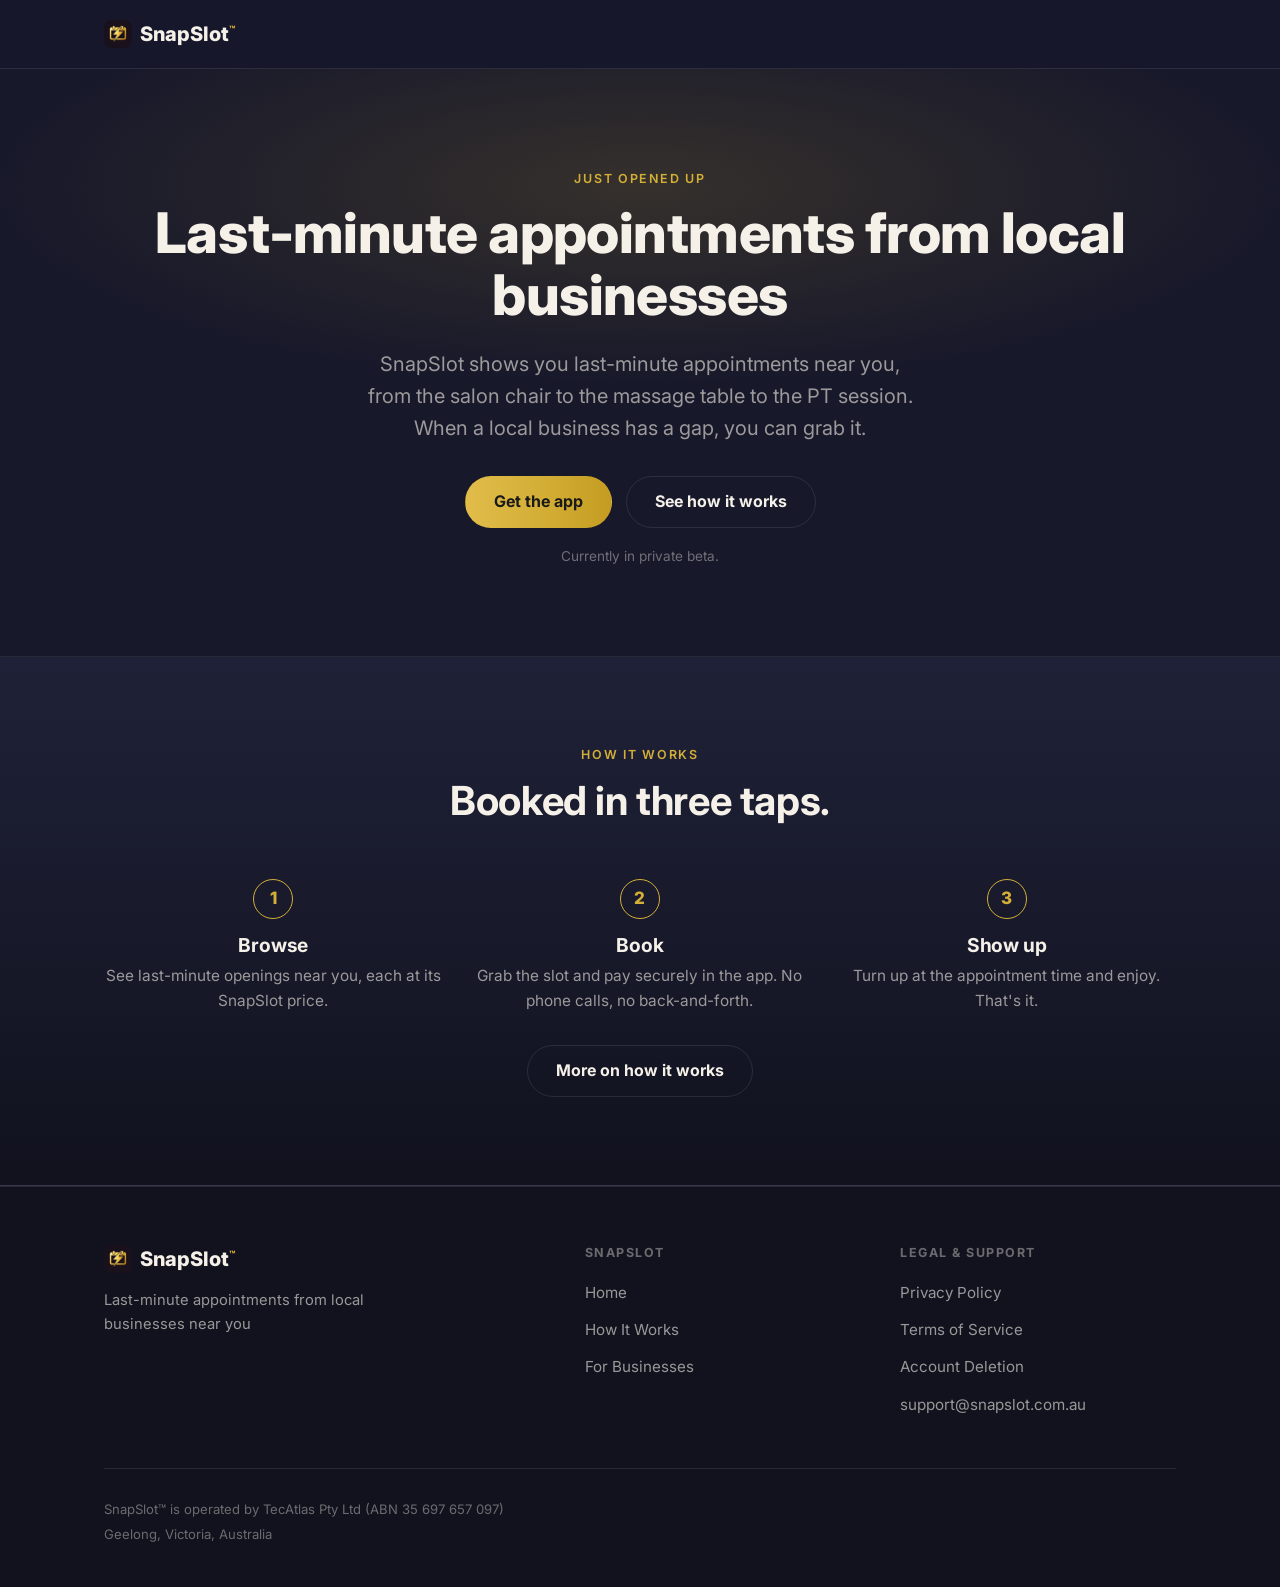
<file: index.html>
<!DOCTYPE html>
<html lang="en-AU">
<head>
  <meta charset="UTF-8" />
  <meta name="viewport" content="width=device-width, initial-scale=1.0" />
  <title>SnapSlot™ — Last-minute appointments from local businesses</title>
  <meta name="description" content="Last-minute appointments from local businesses near you. SnapSlot shows you openings from salons, barbers, massage and more that just became available." />
  <link rel="canonical" href="https://snapslot.com.au/" />

  <!-- Open Graph / Twitter -->
  <meta property="og:type" content="website" />
  <meta property="og:site_name" content="SnapSlot" />
  <meta property="og:title" content="SnapSlot™ — Last-minute appointments from local businesses" />
  <meta property="og:description" content="Last-minute appointments from local businesses near you." />
  <meta property="og:url" content="https://snapslot.com.au/" />
  <meta property="og:image" content="https://snapslot.com.au/assets/logo-icon.png" />
  <meta name="twitter:card" content="summary_large_image" />
  <meta name="twitter:title" content="SnapSlot™ — Last-minute appointments from local businesses" />
  <meta name="twitter:description" content="Last-minute appointments from local businesses near you." />
  <meta name="twitter:image" content="https://snapslot.com.au/assets/logo-icon.png" />

  <link rel="icon" type="image/png" href="/assets/logo-icon.png" />
  <link rel="apple-touch-icon" href="/assets/logo-icon.png" />

  <link rel="preconnect" href="https://fonts.googleapis.com" />
  <link rel="preconnect" href="https://fonts.gstatic.com" crossorigin />
  <link href="https://fonts.googleapis.com/css2?family=Inter:wght@400;500;600;700;800&display=swap" rel="stylesheet" />
  <link rel="stylesheet" href="/styles.css" />
</head>
<body>

  <!-- ===== Header ===== -->
  <header class="site-header">
    <div class="container nav">
      <a class="brand" href="/">
        <img src="/assets/logo-icon.png" alt="SnapSlot logo" />
        <span>SnapSlot<sup>™</sup></span>
      </a>
      <details class="nav-menu">
        <summary class="nav-toggle" aria-label="Open menu">☰</summary>
        <nav class="nav-links">
          <a href="/">Home</a>
          <a href="/how-it-works">How It Works</a>
          <a href="/for-businesses">For Businesses</a>
          <a class="btn btn-gold" href="mailto:support@snapslot.com.au?subject=Join%20the%20SnapSlot%20beta">Get the app</a>
        </nav>
      </details>
    </div>
  </header>

  <main>
    <!-- ===== Hero ===== -->
    <section class="hero">
      <div class="container">
        <p class="eyebrow">Just opened up</p>
        <h1>Last-minute appointments from local businesses</h1>
        <p class="lead">SnapSlot shows you last-minute appointments near you, from the salon chair to the massage table to the PT session. When a local business has a gap, you can grab it.</p>
        <div class="btn-row">
          <a class="btn btn-gold" href="mailto:support@snapslot.com.au?subject=Join%20the%20SnapSlot%20beta">Get the app</a>
          <a class="btn btn-ghost" href="/how-it-works">See how it works</a>
        </div>
        <p class="note">Currently in private beta.</p>
      </div>
    </section>

    <!-- ===== How it works (condensed) ===== -->
    <section class="section band center">
      <div class="container">
        <div class="section-head">
          <p class="eyebrow">How it works</p>
          <h2>Booked in three taps.</h2>
        </div>
        <div class="steps">
          <div class="step">
            <span class="step-num">1</span>
            <h3>Browse</h3>
            <p>See last-minute openings near you, each at its SnapSlot price.</p>
          </div>
          <div class="step">
            <span class="step-num">2</span>
            <h3>Book</h3>
            <p>Grab the slot and pay securely in the app. No phone calls, no back-and-forth.</p>
          </div>
          <div class="step">
            <span class="step-num">3</span>
            <h3>Show up</h3>
            <p>Turn up at the appointment time and enjoy. That's it.</p>
          </div>
        </div>
        <div class="btn-row">
          <a class="btn btn-ghost" href="/how-it-works">More on how it works</a>
        </div>
      </div>
    </section>

  </main>

  <!-- ===== Footer ===== -->
  <footer class="site-footer">
    <div class="container">
      <div class="footer-grid">
        <div class="footer-brand">
          <a class="brand" href="/">
            <img src="/assets/logo-icon.png" alt="SnapSlot logo" />
            <span>SnapSlot<sup>™</sup></span>
          </a>
          <p>Last-minute appointments from local businesses near you</p>
        </div>
        <div class="footer-col">
          <h4>SnapSlot</h4>
          <ul>
            <li><a href="/">Home</a></li>
            <li><a href="/how-it-works">How It Works</a></li>
            <li><a href="/for-businesses">For Businesses</a></li>
          </ul>
        </div>
        <div class="footer-col">
          <h4>Legal &amp; Support</h4>
          <ul>
            <li><a href="https://tecatlas-au.github.io/snapslot-legal/privacy-policy.html" target="_blank" rel="noopener">Privacy Policy</a></li>
            <li><a href="https://tecatlas-au.github.io/snapslot-legal/terms-of-service.html" target="_blank" rel="noopener">Terms of Service</a></li>
            <li><a href="https://tecatlas-au.github.io/snapslot-legal/account-deletion.html" target="_blank" rel="noopener">Account Deletion</a></li>
            <li><a href="mailto:support@snapslot.com.au">support@snapslot.com.au</a></li>
          </ul>
        </div>
      </div>
      <div class="footer-legal">
        SnapSlot™ is operated by TecAtlas Pty Ltd (ABN 35 697 657 097)<br />
        Geelong, Victoria, Australia
      </div>
    </div>
  </footer>

</body>
</html>
</file>
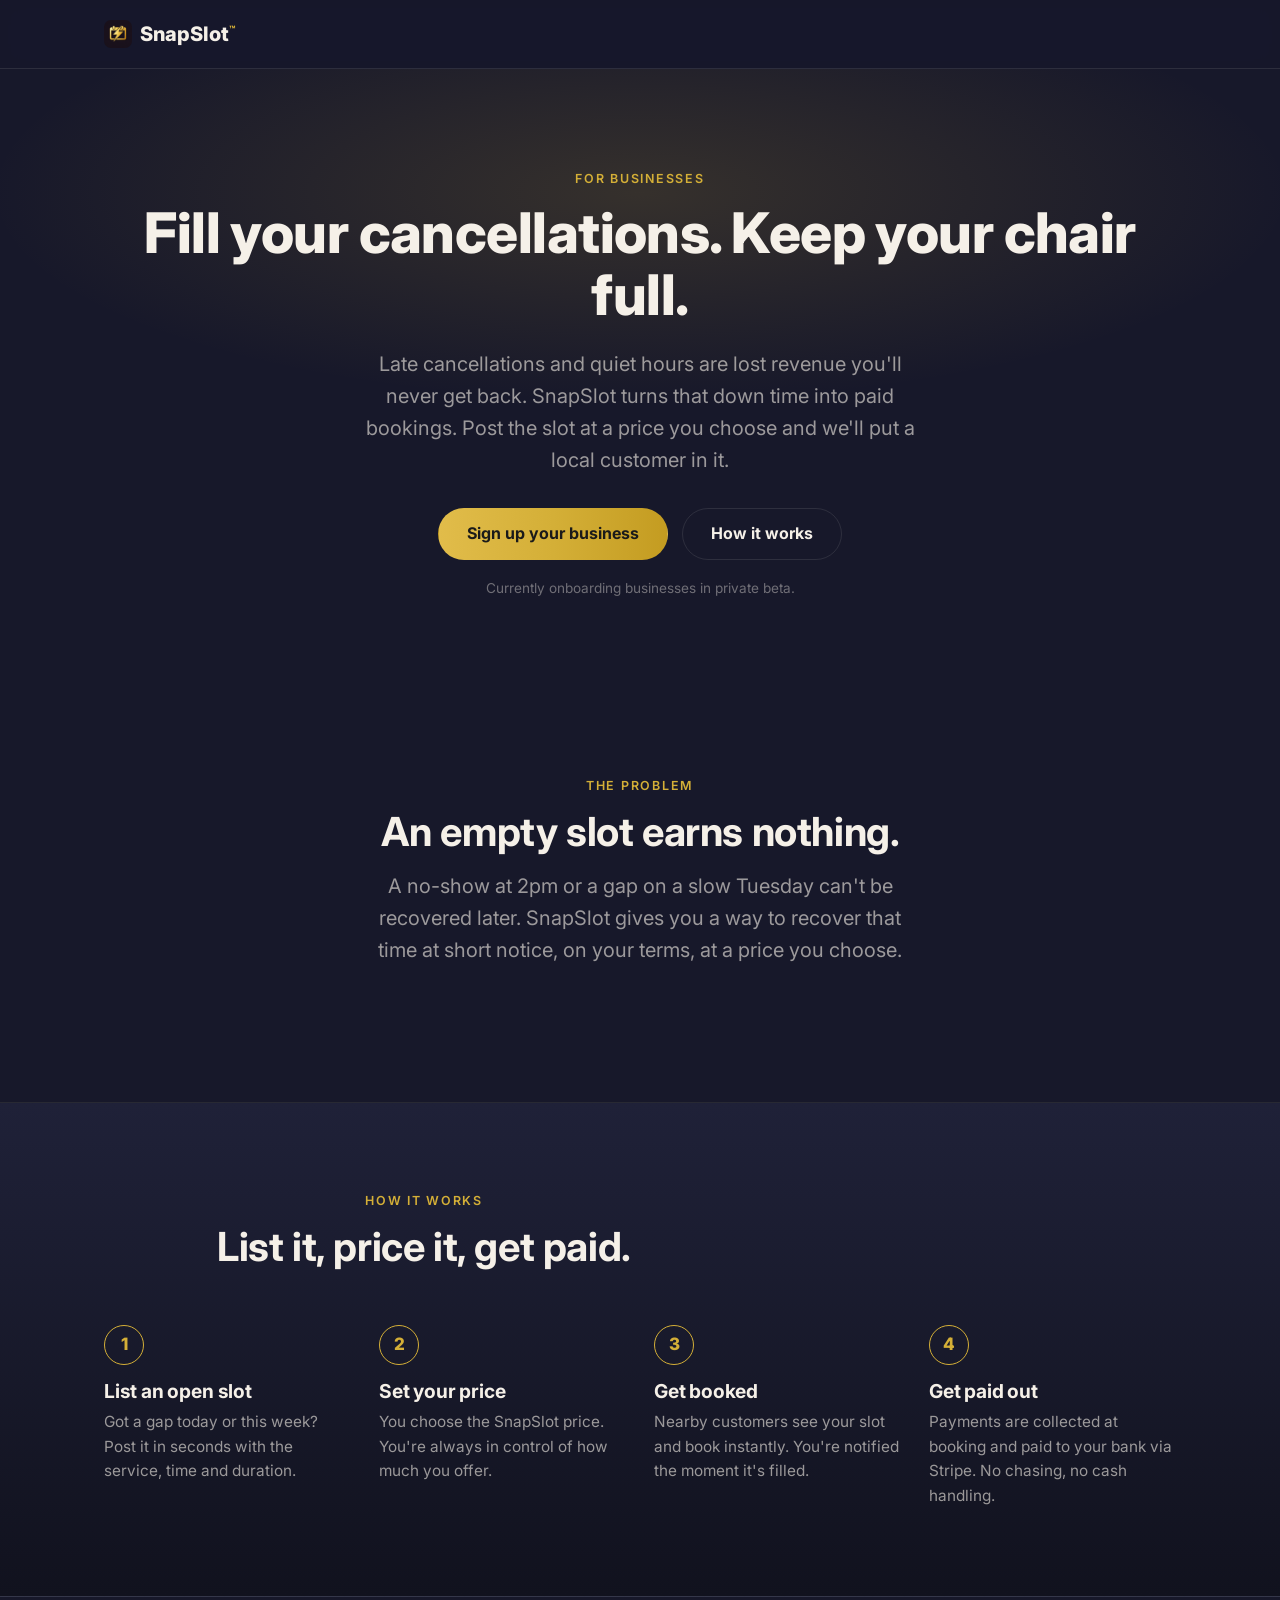
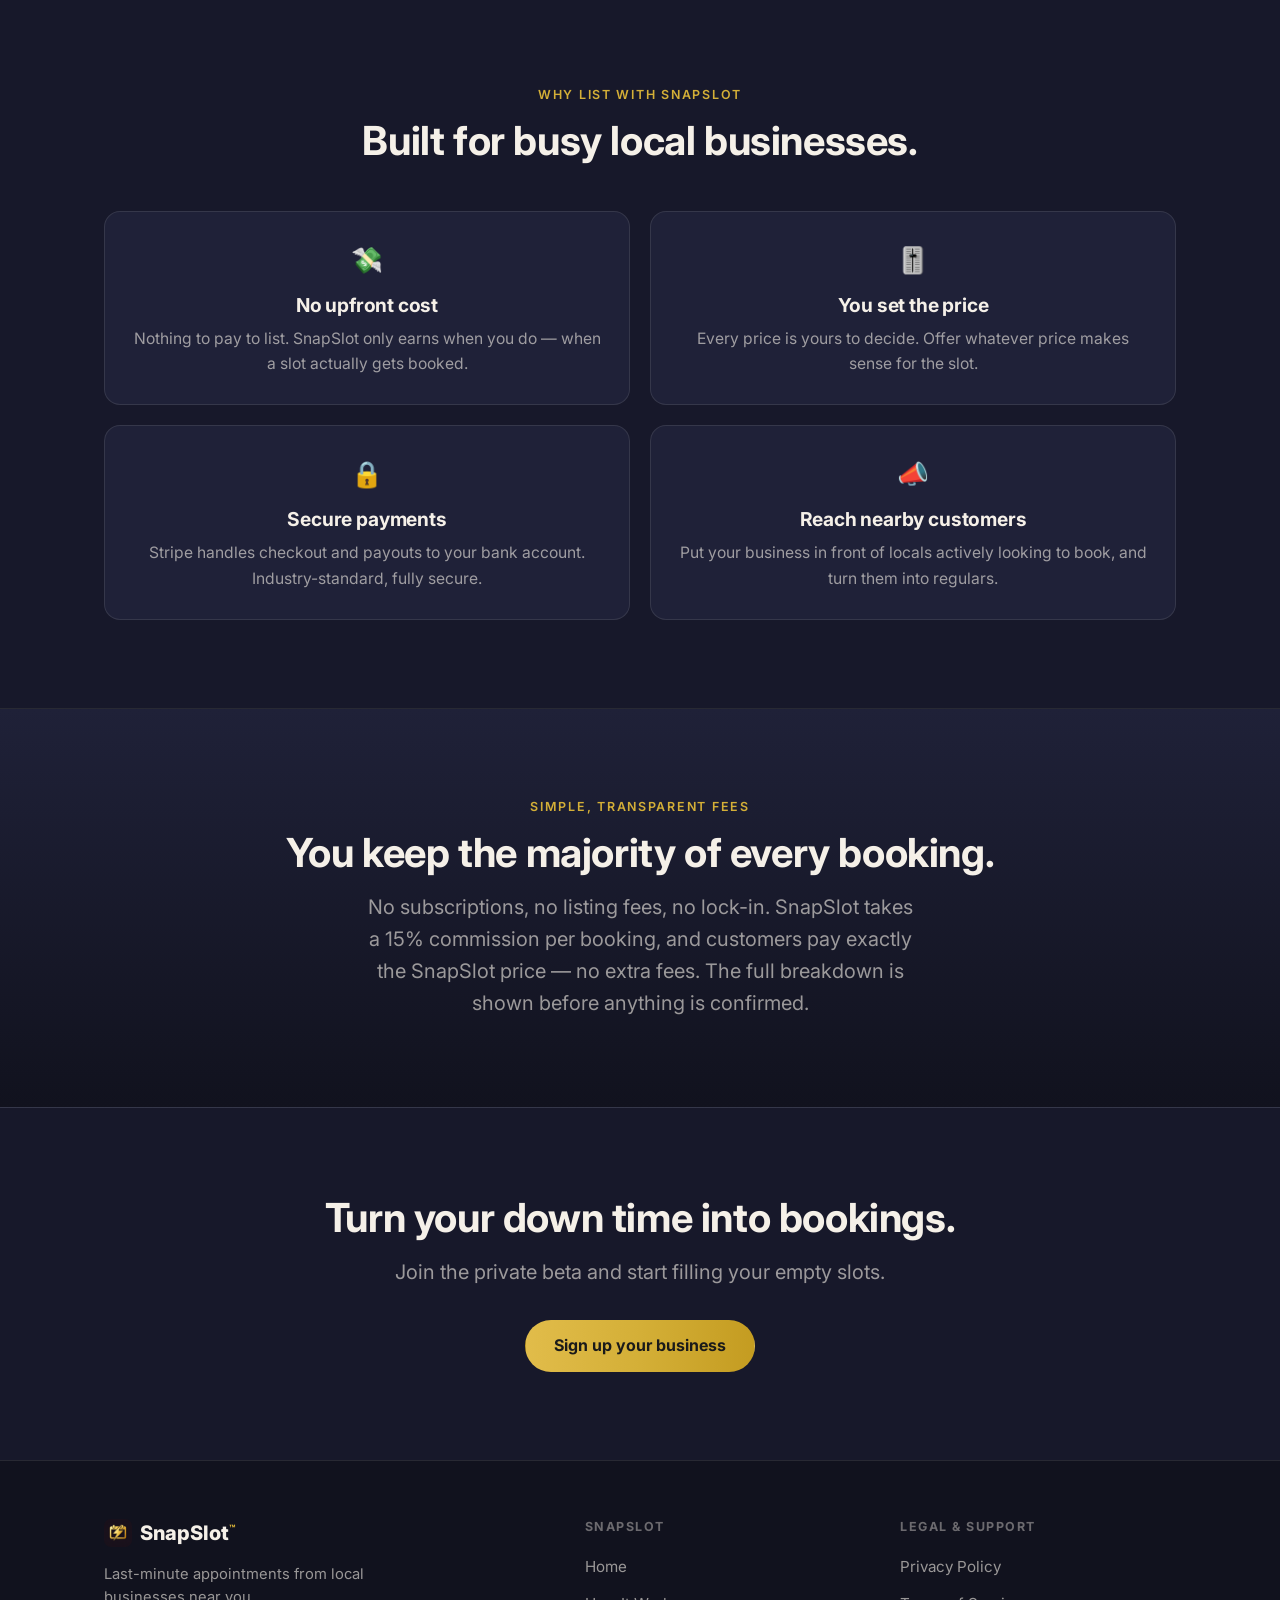
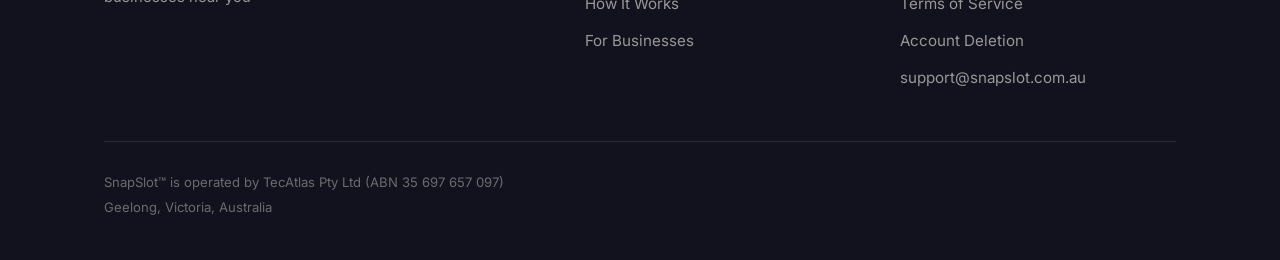
<file: for-businesses.html>
<!DOCTYPE html>
<html lang="en-AU">
<head>
  <meta charset="UTF-8" />
  <meta name="viewport" content="width=device-width, initial-scale=1.0" />
  <title>For Businesses — SnapSlot™</title>
  <meta name="description" content="Fill your cancellations and quiet hours. Post a last-minute slot on SnapSlot and turn down time into paid bookings. No upfront cost, secure Stripe payouts." />
  <link rel="canonical" href="https://snapslot.com.au/for-businesses" />

  <meta property="og:type" content="website" />
  <meta property="og:site_name" content="SnapSlot" />
  <meta property="og:title" content="For Businesses — SnapSlot™" />
  <meta property="og:description" content="Fill your cancellations and quiet hours. Turn down time into paid bookings." />
  <meta property="og:url" content="https://snapslot.com.au/for-businesses" />
  <meta property="og:image" content="https://snapslot.com.au/assets/logo-icon.png" />
  <meta name="twitter:card" content="summary_large_image" />
  <meta name="twitter:title" content="For Businesses — SnapSlot™" />
  <meta name="twitter:description" content="Fill your cancellations and quiet hours. Turn down time into paid bookings." />
  <meta name="twitter:image" content="https://snapslot.com.au/assets/logo-icon.png" />

  <link rel="icon" type="image/png" href="/assets/logo-icon.png" />
  <link rel="apple-touch-icon" href="/assets/logo-icon.png" />

  <link rel="preconnect" href="https://fonts.googleapis.com" />
  <link rel="preconnect" href="https://fonts.gstatic.com" crossorigin />
  <link href="https://fonts.googleapis.com/css2?family=Inter:wght@400;500;600;700;800&display=swap" rel="stylesheet" />
  <link rel="stylesheet" href="/styles.css" />
</head>
<body>

  <!-- ===== Header ===== -->
  <header class="site-header">
    <div class="container nav">
      <a class="brand" href="/">
        <img src="/assets/logo-icon.png" alt="SnapSlot logo" />
        <span>SnapSlot<sup>™</sup></span>
      </a>
      <details class="nav-menu">
        <summary class="nav-toggle" aria-label="Open menu">☰</summary>
        <nav class="nav-links">
          <a href="/">Home</a>
          <a href="/how-it-works">How It Works</a>
          <a href="/for-businesses">For Businesses</a>
          <a class="btn btn-gold" href="mailto:support@snapslot.com.au?subject=Sign%20up%20my%20business%20on%20SnapSlot">Sign up your business</a>
        </nav>
      </details>
    </div>
  </header>

  <main>
    <!-- ===== Hero ===== -->
    <section class="hero">
      <div class="container">
        <p class="eyebrow">For Businesses</p>
        <h1>Fill your cancellations. Keep your chair full.</h1>
        <p class="lead">Late cancellations and quiet hours are lost revenue you'll never get back. SnapSlot turns that down time into paid bookings. Post the slot at a price you choose and we'll put a local customer in it.</p>
        <div class="btn-row">
          <a class="btn btn-gold" href="mailto:support@snapslot.com.au?subject=Sign%20up%20my%20business%20on%20SnapSlot">Sign up your business</a>
          <a class="btn btn-ghost" href="/how-it-works">How it works</a>
        </div>
        <p class="note">Currently onboarding businesses in private beta.</p>
      </div>
    </section>

    <!-- ===== Problem / solution ===== -->
    <section class="section center">
      <div class="container">
        <div class="section-head">
          <p class="eyebrow">The problem</p>
          <h2>An empty slot earns nothing.</h2>
          <p class="lead" style="margin: 16px auto 0;">A no-show at 2pm or a gap on a slow Tuesday can't be recovered later. SnapSlot gives you a way to recover that time at short notice, on your terms, at a price you choose.</p>
        </div>
      </div>
    </section>

    <!-- ===== How it works for business ===== -->
    <section class="section band">
      <div class="container">
        <div class="section-head center">
          <p class="eyebrow">How it works</p>
          <h2>List it, price it, get paid.</h2>
        </div>
        <div class="steps steps-4">
          <div class="step">
            <span class="step-num">1</span>
            <h3>List an open slot</h3>
            <p>Got a gap today or this week? Post it in seconds with the service, time and duration.</p>
          </div>
          <div class="step">
            <span class="step-num">2</span>
            <h3>Set your price</h3>
            <p>You choose the SnapSlot price. You're always in control of how much you offer.</p>
          </div>
          <div class="step">
            <span class="step-num">3</span>
            <h3>Get booked</h3>
            <p>Nearby customers see your slot and book instantly. You're notified the moment it's filled.</p>
          </div>
          <div class="step">
            <span class="step-num">4</span>
            <h3>Get paid out</h3>
            <p>Payments are collected at booking and paid to your bank via Stripe. No chasing, no cash handling.</p>
          </div>
        </div>
      </div>
    </section>

    <!-- ===== Benefits ===== -->
    <section class="section center">
      <div class="container">
        <div class="section-head">
          <p class="eyebrow">Why list with SnapSlot</p>
          <h2>Built for busy local businesses.</h2>
        </div>
        <div class="grid grid-2">
          <div class="card">
            <span class="card-icon">💸</span>
            <h3>No upfront cost</h3>
            <p>Nothing to pay to list. SnapSlot only earns when you do — when a slot actually gets booked.</p>
          </div>
          <div class="card">
            <span class="card-icon">🎚️</span>
            <h3>You set the price</h3>
            <p>Every price is yours to decide. Offer whatever price makes sense for the slot.</p>
          </div>
          <div class="card">
            <span class="card-icon">🔒</span>
            <h3>Secure payments</h3>
            <p>Stripe handles checkout and payouts to your bank account. Industry-standard, fully secure.</p>
          </div>
          <div class="card">
            <span class="card-icon">📣</span>
            <h3>Reach nearby customers</h3>
            <p>Put your business in front of locals actively looking to book, and turn them into regulars.</p>
          </div>
        </div>
      </div>
    </section>

    <!-- ===== Fees ===== -->
    <section class="section band center">
      <div class="container">
        <p class="eyebrow">Simple, transparent fees</p>
        <h2>You keep the majority of every booking.</h2>
        <p class="lead" style="margin: 16px auto 0;">No subscriptions, no listing fees, no lock-in. SnapSlot takes a 15% commission per booking, and customers pay exactly the SnapSlot price — no extra fees. The full breakdown is shown before anything is confirmed.</p>
      </div>
    </section>

    <!-- ===== CTA ===== -->
    <section class="section center">
      <div class="container">
        <h2>Turn your down time into bookings.</h2>
        <p class="lead" style="margin: 16px auto 0;">Join the private beta and start filling your empty slots.</p>
        <div class="btn-row">
          <a class="btn btn-gold" href="mailto:support@snapslot.com.au?subject=Sign%20up%20my%20business%20on%20SnapSlot">Sign up your business</a>
        </div>
      </div>
    </section>
  </main>

  <!-- ===== Footer ===== -->
  <footer class="site-footer">
    <div class="container">
      <div class="footer-grid">
        <div class="footer-brand">
          <a class="brand" href="/">
            <img src="/assets/logo-icon.png" alt="SnapSlot logo" />
            <span>SnapSlot<sup>™</sup></span>
          </a>
          <p>Last-minute appointments from local businesses near you</p>
        </div>
        <div class="footer-col">
          <h4>SnapSlot</h4>
          <ul>
            <li><a href="/">Home</a></li>
            <li><a href="/how-it-works">How It Works</a></li>
            <li><a href="/for-businesses">For Businesses</a></li>
          </ul>
        </div>
        <div class="footer-col">
          <h4>Legal &amp; Support</h4>
          <ul>
            <li><a href="https://tecatlas-au.github.io/snapslot-legal/privacy-policy.html" target="_blank" rel="noopener">Privacy Policy</a></li>
            <li><a href="https://tecatlas-au.github.io/snapslot-legal/terms-of-service.html" target="_blank" rel="noopener">Terms of Service</a></li>
            <li><a href="https://tecatlas-au.github.io/snapslot-legal/account-deletion.html" target="_blank" rel="noopener">Account Deletion</a></li>
            <li><a href="mailto:support@snapslot.com.au">support@snapslot.com.au</a></li>
          </ul>
        </div>
      </div>
      <div class="footer-legal">
        SnapSlot™ is operated by TecAtlas Pty Ltd (ABN 35 697 657 097)<br />
        Geelong, Victoria, Australia
      </div>
    </div>
  </footer>

</body>
</html>
</file>
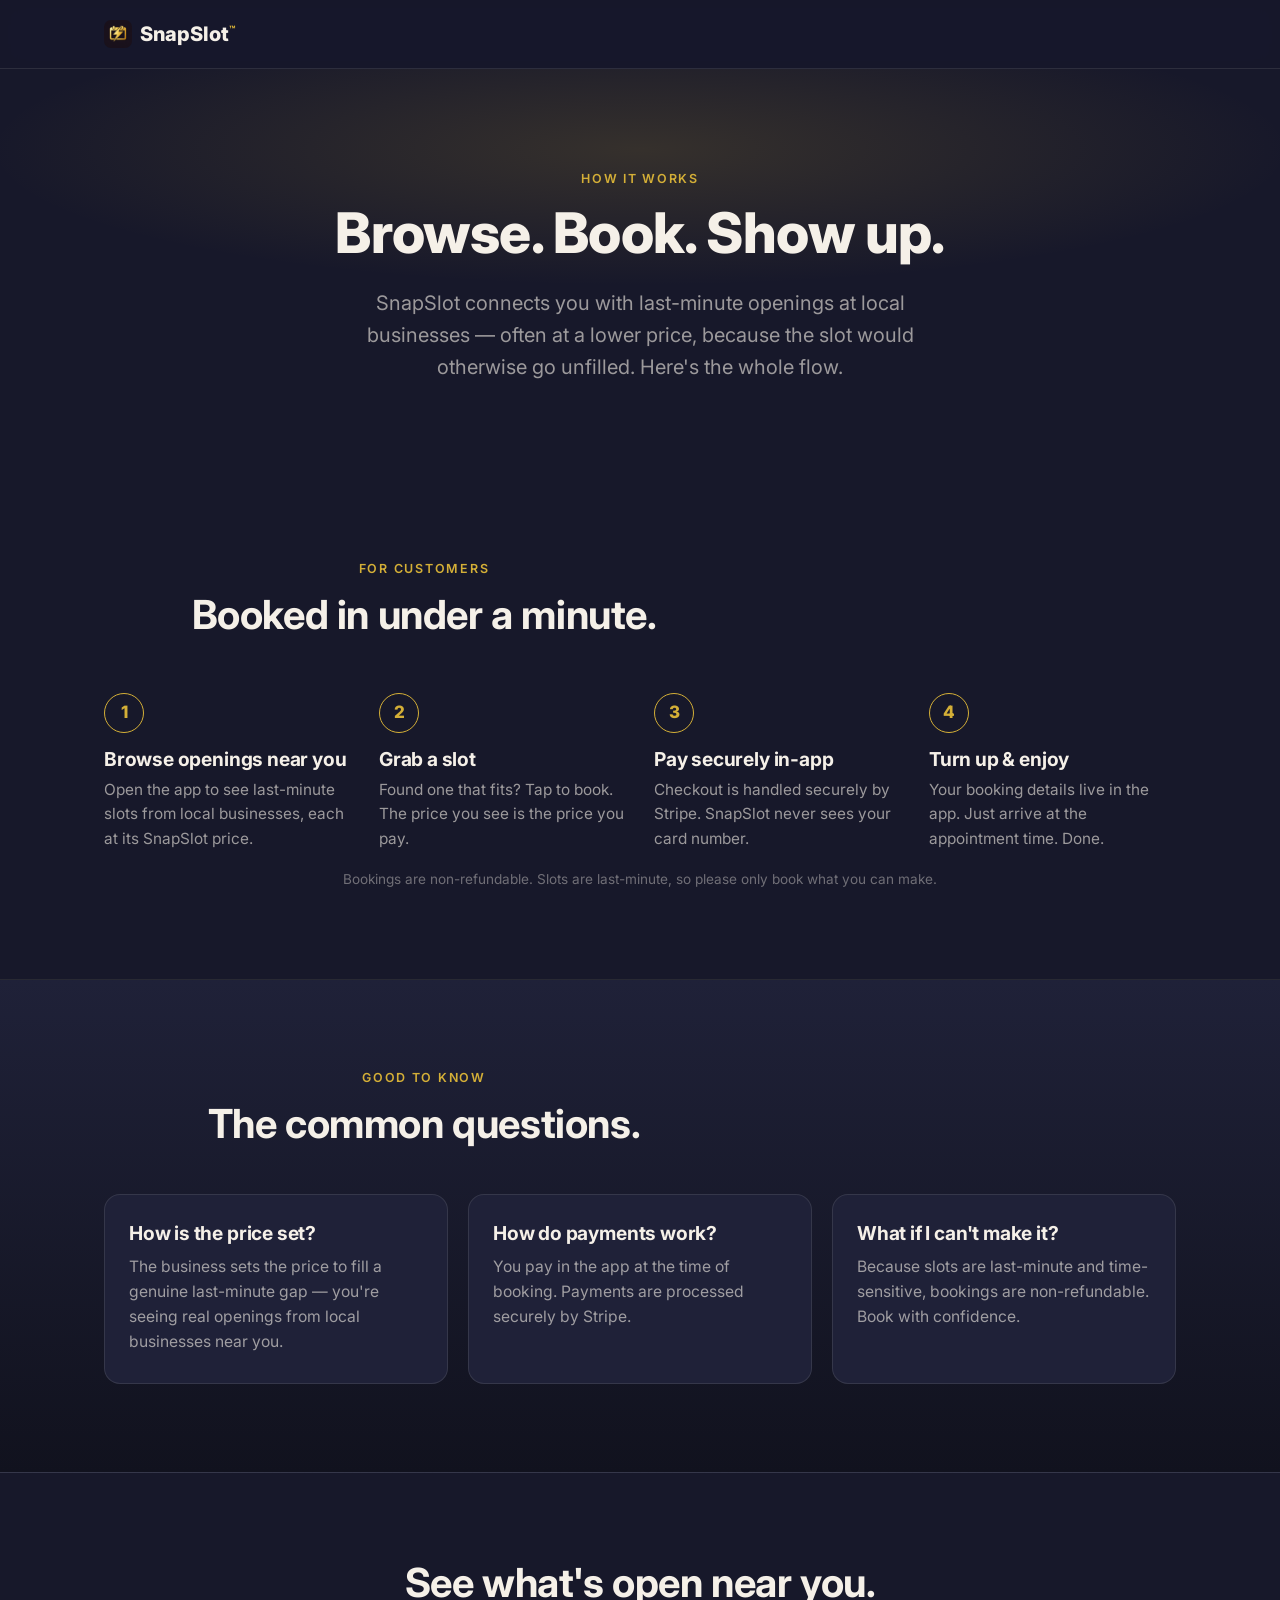
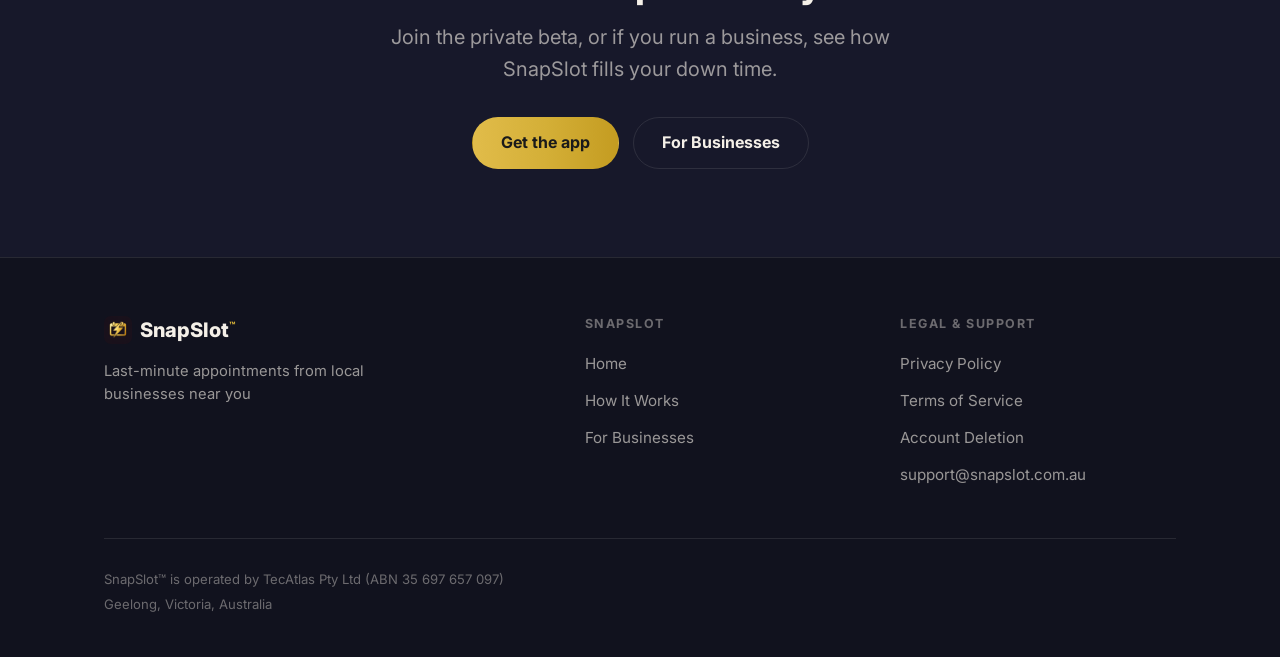
<file: how-it-works.html>
<!DOCTYPE html>
<html lang="en-AU">
<head>
  <meta charset="UTF-8" />
  <meta name="viewport" content="width=device-width, initial-scale=1.0" />
  <title>How It Works — SnapSlot™</title>
  <meta name="description" content="How SnapSlot works: browse last-minute appointment slots near you, book and pay securely in the app, then turn up and enjoy." />
  <link rel="canonical" href="https://snapslot.com.au/how-it-works" />

  <meta property="og:type" content="website" />
  <meta property="og:site_name" content="SnapSlot" />
  <meta property="og:title" content="How It Works — SnapSlot™" />
  <meta property="og:description" content="Browse, book and show up. Here's how SnapSlot works." />
  <meta property="og:url" content="https://snapslot.com.au/how-it-works" />
  <meta property="og:image" content="https://snapslot.com.au/assets/logo-icon.png" />
  <meta name="twitter:card" content="summary_large_image" />
  <meta name="twitter:title" content="How It Works — SnapSlot™" />
  <meta name="twitter:description" content="Browse, book and show up. Here's how SnapSlot works." />
  <meta name="twitter:image" content="https://snapslot.com.au/assets/logo-icon.png" />

  <link rel="icon" type="image/png" href="/assets/logo-icon.png" />
  <link rel="apple-touch-icon" href="/assets/logo-icon.png" />

  <link rel="preconnect" href="https://fonts.googleapis.com" />
  <link rel="preconnect" href="https://fonts.gstatic.com" crossorigin />
  <link href="https://fonts.googleapis.com/css2?family=Inter:wght@400;500;600;700;800&display=swap" rel="stylesheet" />
  <link rel="stylesheet" href="/styles.css" />
</head>
<body>

  <!-- ===== Header ===== -->
  <header class="site-header">
    <div class="container nav">
      <a class="brand" href="/">
        <img src="/assets/logo-icon.png" alt="SnapSlot logo" />
        <span>SnapSlot<sup>™</sup></span>
      </a>
      <details class="nav-menu">
        <summary class="nav-toggle" aria-label="Open menu">☰</summary>
        <nav class="nav-links">
          <a href="/">Home</a>
          <a href="/how-it-works">How It Works</a>
          <a href="/for-businesses">For Businesses</a>
          <a class="btn btn-gold" href="mailto:support@snapslot.com.au?subject=Join%20the%20SnapSlot%20beta">Get the app</a>
        </nav>
      </details>
    </div>
  </header>

  <main>
    <!-- ===== Hero ===== -->
    <section class="hero">
      <div class="container">
        <p class="eyebrow">How it works</p>
        <h1>Browse. Book. Show up.</h1>
        <p class="lead">SnapSlot connects you with last-minute openings at local businesses — often at a lower price, because the slot would otherwise go unfilled. Here's the whole flow.</p>
      </div>
    </section>

    <!-- ===== Customer journey ===== -->
    <section class="section">
      <div class="container">
        <div class="section-head center">
          <p class="eyebrow">For customers</p>
          <h2>Booked in under a minute.</h2>
        </div>
        <div class="steps steps-4">
          <div class="step">
            <span class="step-num">1</span>
            <h3>Browse openings near you</h3>
            <p>Open the app to see last-minute slots from local businesses, each at its SnapSlot price.</p>
          </div>
          <div class="step">
            <span class="step-num">2</span>
            <h3>Grab a slot</h3>
            <p>Found one that fits? Tap to book. The price you see is the price you pay.</p>
          </div>
          <div class="step">
            <span class="step-num">3</span>
            <h3>Pay securely in-app</h3>
            <p>Checkout is handled securely by Stripe. SnapSlot never sees your card number.</p>
          </div>
          <div class="step">
            <span class="step-num">4</span>
            <h3>Turn up &amp; enjoy</h3>
            <p>Your booking details live in the app. Just arrive at the appointment time. Done.</p>
          </div>
        </div>
        <p class="note center">Bookings are non-refundable. Slots are last-minute, so please only book what you can make.</p>
      </div>
    </section>

    <!-- ===== Reassurance / FAQ ===== -->
    <section class="section band">
      <div class="container">
        <div class="section-head center">
          <p class="eyebrow">Good to know</p>
          <h2>The common questions.</h2>
        </div>
        <div class="grid">
          <div class="card">
            <h3>How is the price set?</h3>
            <p>The business sets the price to fill a genuine last-minute gap — you're seeing real openings from local businesses near you.</p>
          </div>
          <div class="card">
            <h3>How do payments work?</h3>
            <p>You pay in the app at the time of booking. Payments are processed securely by Stripe.</p>
          </div>
          <div class="card">
            <h3>What if I can't make it?</h3>
            <p>Because slots are last-minute and time-sensitive, bookings are non-refundable. Book with confidence.</p>
          </div>
        </div>
      </div>
    </section>

    <!-- ===== CTA ===== -->
    <section class="section center">
      <div class="container">
        <h2>See what's open near you.</h2>
        <p class="lead" style="margin: 16px auto 0;">Join the private beta, or if you run a business, see how SnapSlot fills your down time.</p>
        <div class="btn-row">
          <a class="btn btn-gold" href="mailto:support@snapslot.com.au?subject=Join%20the%20SnapSlot%20beta">Get the app</a>
          <a class="btn btn-ghost" href="/for-businesses">For Businesses</a>
        </div>
      </div>
    </section>
  </main>

  <!-- ===== Footer ===== -->
  <footer class="site-footer">
    <div class="container">
      <div class="footer-grid">
        <div class="footer-brand">
          <a class="brand" href="/">
            <img src="/assets/logo-icon.png" alt="SnapSlot logo" />
            <span>SnapSlot<sup>™</sup></span>
          </a>
          <p>Last-minute appointments from local businesses near you</p>
        </div>
        <div class="footer-col">
          <h4>SnapSlot</h4>
          <ul>
            <li><a href="/">Home</a></li>
            <li><a href="/how-it-works">How It Works</a></li>
            <li><a href="/for-businesses">For Businesses</a></li>
          </ul>
        </div>
        <div class="footer-col">
          <h4>Legal &amp; Support</h4>
          <ul>
            <li><a href="https://tecatlas-au.github.io/snapslot-legal/privacy-policy.html" target="_blank" rel="noopener">Privacy Policy</a></li>
            <li><a href="https://tecatlas-au.github.io/snapslot-legal/terms-of-service.html" target="_blank" rel="noopener">Terms of Service</a></li>
            <li><a href="https://tecatlas-au.github.io/snapslot-legal/account-deletion.html" target="_blank" rel="noopener">Account Deletion</a></li>
            <li><a href="mailto:support@snapslot.com.au">support@snapslot.com.au</a></li>
          </ul>
        </div>
      </div>
      <div class="footer-legal">
        SnapSlot™ is operated by TecAtlas Pty Ltd (ABN 35 697 657 097)<br />
        Geelong, Victoria, Australia
      </div>
    </div>
  </footer>

</body>
</html>
</file>
<file: styles.css>
/* ==========================================================================
   SnapSlot marketing site — shared styles
   Brand: gold #D4AF37 · navy #17182A · cream #F5F0E8 · Inter headings
   Matches the app's dark navy / gold-gradient look. No build step.
   ========================================================================== */

:root {
  /* Core brand */
  --gold: #D4AF37;
  --navy: #17182A;
  --cream: #F5F0E8;

  /* App-matched derived tones */
  --navy-card: #1F2138;          /* lighter panel, ~app bgCard */
  --navy-deep: #11121E;          /* app's deepest navy */
  --gold-light: #E1BC4A;         /* app gold-gradient top */
  --gold-dark: #C49C21;          /* app gold-gradient bottom */
  --muted: #9E9E9E;              /* secondary text */
  --cream-muted: rgba(245, 240, 232, 0.6);
  --cream-faint: rgba(245, 240, 232, 0.4);
  --border: rgba(245, 240, 232, 0.10);

  /* Layout */
  --container: 1120px;
  --radius: 16px;
  --radius-pill: 26px;
}

* { margin: 0; padding: 0; box-sizing: border-box; }

html { scroll-behavior: smooth; }

body {
  background-color: var(--navy);
  color: var(--cream);
  font-family: 'Inter', -apple-system, BlinkMacSystemFont, 'Segoe UI', sans-serif;
  font-size: 17px;
  line-height: 1.6;
  -webkit-font-smoothing: antialiased;
  text-rendering: optimizeLegibility;
}

h1, h2, h3 {
  font-family: 'Inter', -apple-system, BlinkMacSystemFont, 'Segoe UI', sans-serif;
  font-weight: 800;
  line-height: 1.1;
  letter-spacing: -0.01em;
  color: var(--cream);
}

h1 { font-size: clamp(2.25rem, 6vw, 3.5rem); }
h2 { font-size: clamp(1.75rem, 4vw, 2.5rem); font-weight: 700; }
h3 { font-size: 1.2rem; font-weight: 700; }

p { color: var(--cream-muted); }

a { color: var(--gold); text-decoration: none; }
a:hover { text-decoration: underline; }

img { max-width: 100%; display: block; }

/* ----- Layout helpers ----------------------------------------------------- */
.container {
  width: 100%;
  max-width: var(--container);
  margin: 0 auto;
  padding: 0 24px;
}

.section { padding: 88px 0; }

.eyebrow {
  font-size: 0.78rem;
  font-weight: 600;
  letter-spacing: 0.14em;
  text-transform: uppercase;
  color: var(--gold);
  margin-bottom: 14px;
}

.lead {
  font-size: clamp(1.05rem, 2vw, 1.25rem);
  color: var(--cream-muted);
  max-width: 560px;
}

.center { text-align: center; }
.center .lead { margin-left: auto; margin-right: auto; }

/* ----- Buttons ------------------------------------------------------------ */
.btn {
  display: inline-flex;
  align-items: center;
  justify-content: center;
  gap: 8px;
  height: 52px;
  padding: 0 28px;
  border-radius: var(--radius-pill);
  font-weight: 700;
  font-size: 1rem;
  cursor: pointer;
  border: 1px solid transparent;
  transition: transform 0.12s ease, opacity 0.12s ease;
  text-decoration: none;
}
.btn:hover { text-decoration: none; transform: translateY(-1px); }
.btn:active { transform: translateY(0); }

.btn-gold {
  background: linear-gradient(90deg, var(--gold-light) 0%, var(--gold) 50%, var(--gold-dark) 100%);
  color: #1A1A1A;
}
.btn-ghost {
  background: transparent;
  color: var(--cream);
  border-color: var(--border);
}
.btn-ghost:hover { border-color: var(--gold); color: var(--gold); }

.btn-row { display: flex; flex-wrap: wrap; gap: 14px; margin-top: 32px; }
.center .btn-row { justify-content: center; }

/* ----- Header / nav ------------------------------------------------------- */
.site-header {
  position: sticky;
  top: 0;
  z-index: 50;
  background: rgba(23, 24, 42, 0.85);
  backdrop-filter: saturate(180%) blur(12px);
  border-bottom: 1px solid var(--border);
}
.nav {
  display: flex;
  align-items: center;
  justify-content: space-between;
  height: 68px;
}
.brand {
  display: flex;
  align-items: center;
  gap: 8px;
  font-weight: 800;
  font-size: 1.25rem;
  color: var(--cream);
}
.brand:hover { text-decoration: none; }
.brand img { width: 28px; height: 28px; border-radius: 7px; }
.brand sup { color: var(--gold); font-size: 0.5em; }

.nav-links { display: flex; align-items: center; gap: 28px; }
.nav-links a {
  color: var(--cream-muted);
  font-size: 0.95rem;
  font-weight: 500;
}
.nav-links a:hover { color: var(--gold); text-decoration: none; }
.nav-links .btn { height: 42px; padding: 0 20px; font-size: 0.92rem; }

/* Zero-JS mobile menu via <details> */
.nav-menu { display: contents; }
.nav-toggle { display: none; }

/* ----- Hero --------------------------------------------------------------- */
.hero {
  position: relative;
  overflow: hidden;
  padding: 100px 0 88px;
  text-align: center;
}
.hero::before {
  content: '';
  position: absolute;
  top: -20%;
  left: 50%;
  transform: translateX(-50%);
  width: 120%;
  height: 80%;
  background: radial-gradient(ellipse at center, rgba(212, 175, 55, 0.16) 0%, rgba(212, 175, 55, 0) 60%);
  pointer-events: none;
  z-index: 0;
}
.hero > .container { position: relative; z-index: 1; }
.hero .lead { margin: 22px auto 0; }
.hero .btn-row { justify-content: center; }

/* ----- Generic sections / bands ------------------------------------------ */
.band {
  background: linear-gradient(180deg, var(--navy-card) 0%, var(--navy-deep) 100%);
  border-top: 1px solid var(--border);
  border-bottom: 1px solid var(--border);
}
.section-head { max-width: 640px; margin-bottom: 48px; }
.center .section-head { margin-left: auto; margin-right: auto; }

/* ----- Cards / grids ------------------------------------------------------ */
.grid {
  display: grid;
  gap: 20px;
  grid-template-columns: repeat(3, 1fr);
}
.grid-2 { grid-template-columns: repeat(2, 1fr); }

.card {
  background: var(--navy-card);
  border: 1px solid var(--border);
  border-radius: var(--radius);
  padding: 28px 24px;
}
.card h3 { margin-bottom: 10px; }
.card p { font-size: 0.98rem; }
.card .card-icon {
  font-size: 1.6rem;
  margin-bottom: 14px;
  display: block;
}

/* ----- Steps -------------------------------------------------------------- */
.steps {
  display: grid;
  gap: 28px;
  grid-template-columns: repeat(3, 1fr);
  counter-reset: step;
}
.steps.steps-4 { grid-template-columns: repeat(4, 1fr); }
.step { position: relative; padding-top: 8px; }
.step .step-num {
  display: inline-flex;
  align-items: center;
  justify-content: center;
  width: 40px;
  height: 40px;
  border-radius: 50%;
  border: 1.5px solid var(--gold);
  color: var(--gold);
  font-weight: 800;
  margin-bottom: 16px;
}
.step h3 { margin-bottom: 8px; }
.step p { font-size: 0.96rem; }

/* ----- Note / fine print -------------------------------------------------- */
.note {
  font-size: 0.85rem;
  color: var(--cream-faint);
  margin-top: 18px;
}

/* ----- Footer ------------------------------------------------------------- */
.site-footer {
  background: var(--navy-deep);
  border-top: 1px solid var(--border);
  padding: 56px 0 40px;
}
.footer-grid {
  display: grid;
  grid-template-columns: 1.6fr 1fr 1fr;
  gap: 40px;
  margin-bottom: 40px;
}
.footer-brand .brand { margin-bottom: 14px; }
.footer-brand p { font-size: 0.92rem; max-width: 320px; }
.footer-col h4 {
  font-size: 0.78rem;
  letter-spacing: 0.12em;
  text-transform: uppercase;
  color: var(--cream-faint);
  margin-bottom: 16px;
}
.footer-col ul { list-style: none; }
.footer-col li { margin-bottom: 10px; }
.footer-col a { color: var(--cream-muted); font-size: 0.95rem; }
.footer-col a:hover { color: var(--gold); text-decoration: none; }
.footer-legal {
  border-top: 1px solid var(--border);
  padding-top: 28px;
  font-size: 0.82rem;
  color: var(--cream-faint);
  line-height: 1.9;
}

/* ----- Responsive --------------------------------------------------------- */
@media (max-width: 768px) {
  .section { padding: 64px 0; }

  .grid, .grid-2, .steps, .steps-4 { grid-template-columns: 1fr; }

  /* Collapse nav into a zero-JS disclosure */
  .nav-menu {
    display: block;
    position: relative;
  }
  .nav-toggle {
    display: flex;
    align-items: center;
    justify-content: center;
    width: 42px;
    height: 42px;
    cursor: pointer;
    list-style: none;
    color: var(--cream);
    font-size: 1.4rem;
    border: 1px solid var(--border);
    border-radius: 10px;
  }
  .nav-toggle::-webkit-details-marker { display: none; }
  .nav-links {
    position: absolute;
    top: 54px;
    right: 0;
    flex-direction: column;
    align-items: stretch;
    gap: 4px;
    background: var(--navy-card);
    border: 1px solid var(--border);
    border-radius: 12px;
    padding: 12px;
    min-width: 220px;
    box-shadow: 0 12px 40px rgba(0, 0, 0, 0.4);
  }
  .nav-links a { padding: 10px 12px; }
  .nav-links .btn { width: 100%; margin-top: 6px; }

  .footer-grid { grid-template-columns: 1fr; gap: 32px; }
}

@media (prefers-reduced-motion: reduce) {
  html { scroll-behavior: auto; }
  .btn:hover { transform: none; }
}
</file>
